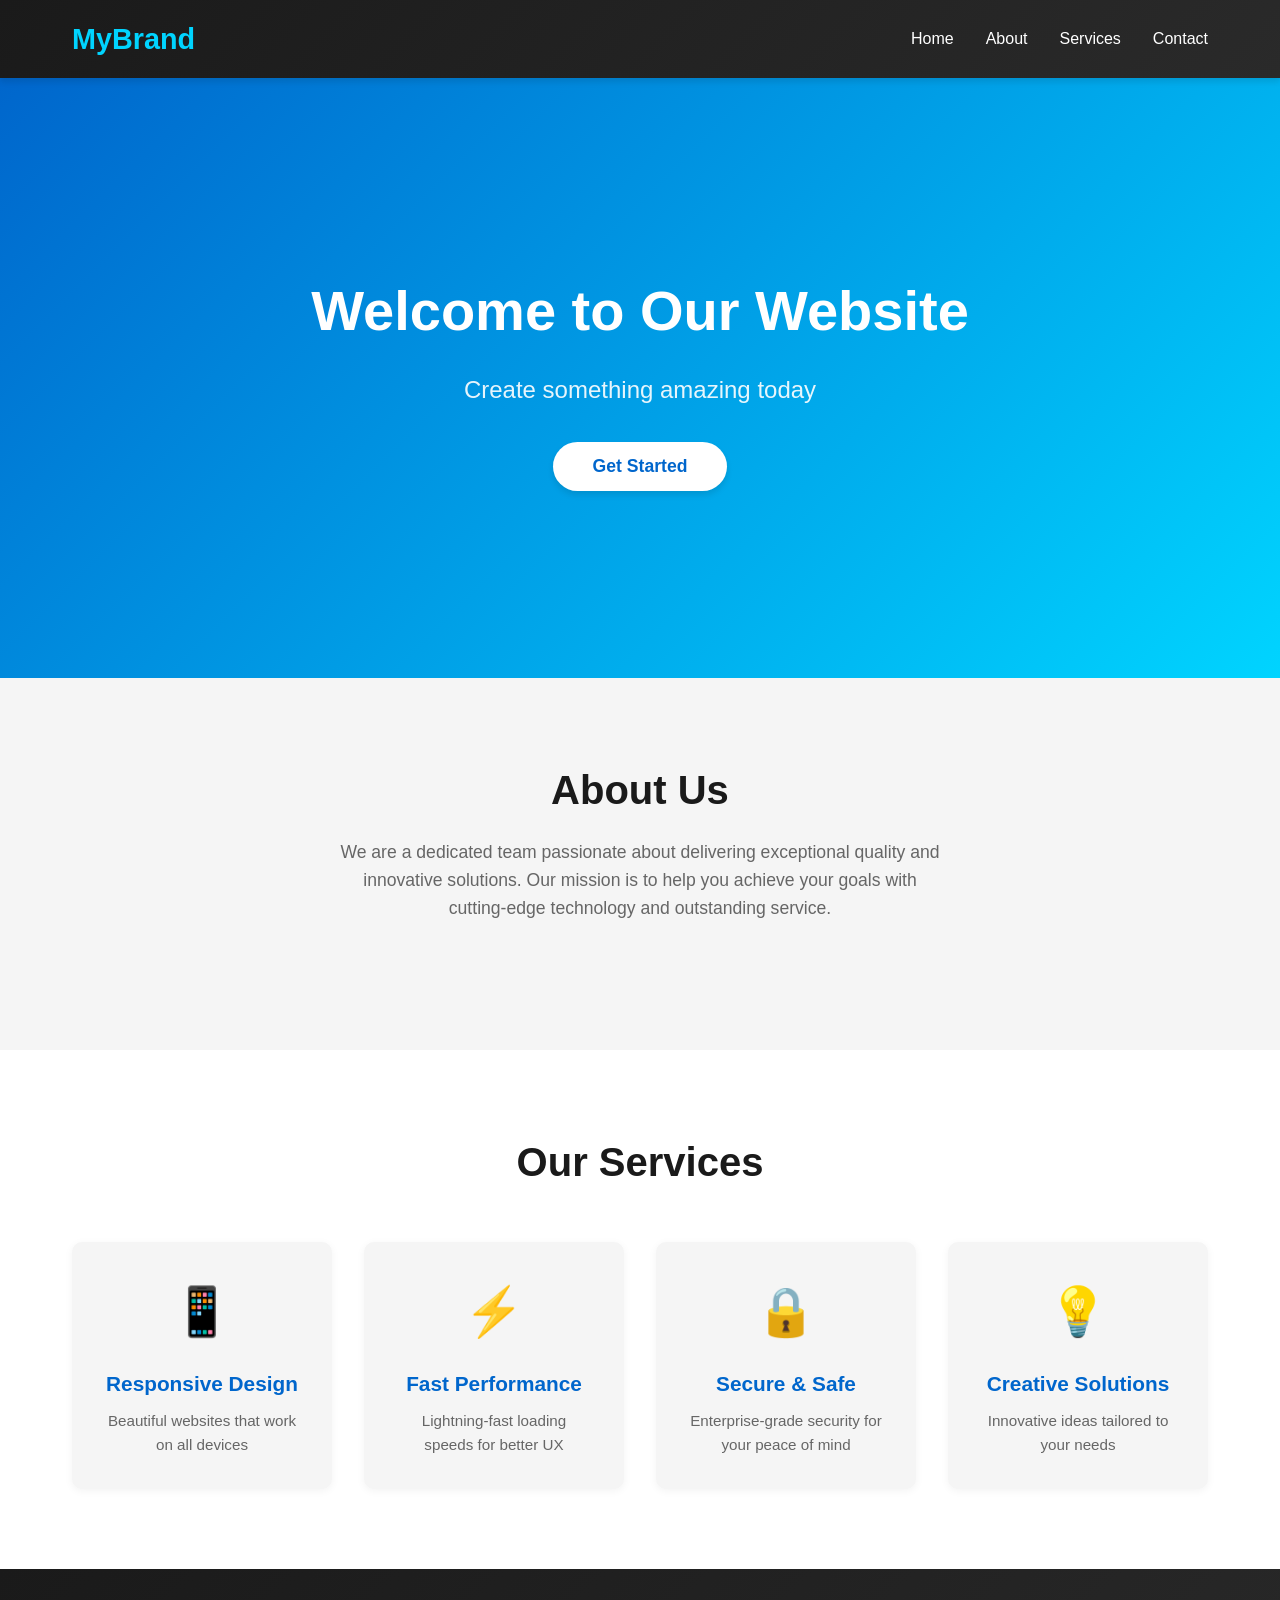
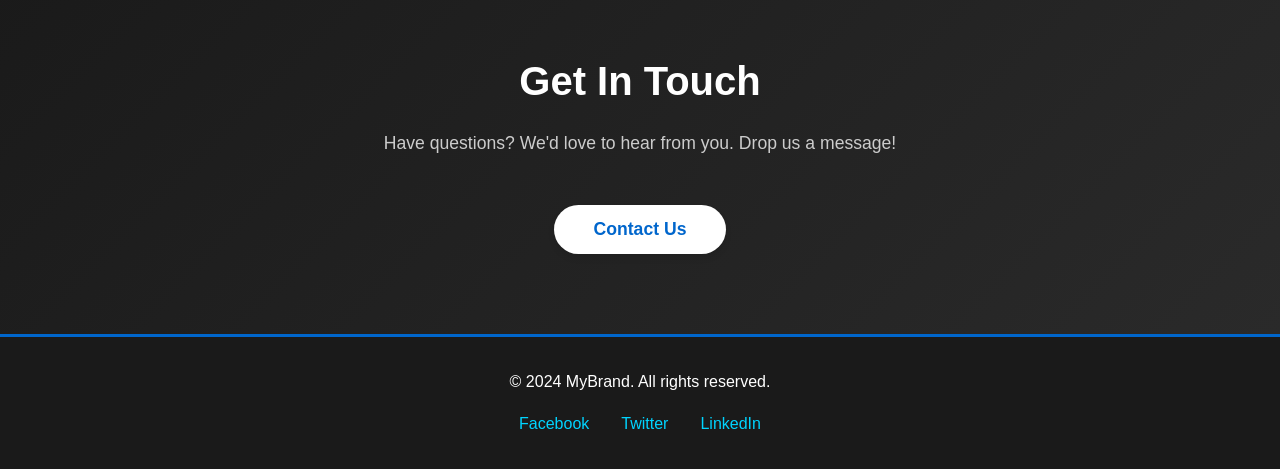
<file: index.html>
<!DOCTYPE html>
<html lang="en">
<head>
    <meta charset="UTF-8">
    <meta name="viewport" content="width=device-width, initial-scale=1.0">
    <title>Welcome - Your Brand</title>
    <link rel="stylesheet" href="style.css">
</head>
<body>
    <!-- Navigation Bar -->
    <nav class="navbar">
        <div class="nav-container">
            <div class="logo">MyBrand</div>
            <ul class="nav-menu">
                <li><a href="#home" class="nav-link">Home</a></li>
                <li><a href="#about" class="nav-link">About</a></li>
                <li><a href="#services" class="nav-link">Services</a></li>
                <li><a href="#contact" class="nav-link">Contact</a></li>
            </ul>
        </div>
    </nav>

    <!-- Hero Section -->
    <section id="home" class="hero">
        <div class="hero-content">
            <h1 class="hero-title">Welcome to Our Website</h1>
            <p class="hero-subtitle">Create something amazing today</p>
            <button class="cta-button">Get Started</button>
        </div>
    </section>

    <!-- About Section -->
    <section id="about" class="about">
        <div class="container">
            <h2 class="section-title">About Us</h2>
            <p class="section-description">
                We are a dedicated team passionate about delivering exceptional quality and innovative solutions. 
                Our mission is to help you achieve your goals with cutting-edge technology and outstanding service.
            </p>
        </div>
    </section>

    <!-- Services Section -->
    <section id="services" class="services">
        <div class="container">
            <h2 class="section-title">Our Services</h2>
            <div class="services-grid">
                <div class="service-card">
                    <div class="service-icon">📱</div>
                    <h3>Responsive Design</h3>
                    <p>Beautiful websites that work on all devices</p>
                </div>
                <div class="service-card">
                    <div class="service-icon">⚡</div>
                    <h3>Fast Performance</h3>
                    <p>Lightning-fast loading speeds for better UX</p>
                </div>
                <div class="service-card">
                    <div class="service-icon">🔒</div>
                    <h3>Secure & Safe</h3>
                    <p>Enterprise-grade security for your peace of mind</p>
                </div>
                <div class="service-card">
                    <div class="service-icon">💡</div>
                    <h3>Creative Solutions</h3>
                    <p>Innovative ideas tailored to your needs</p>
                </div>
            </div>
        </div>
    </section>

    <!-- Contact Section -->
    <section id="contact" class="contact">
        <div class="container">
            <h2 class="section-title">Get In Touch</h2>
            <p class="section-description">Have questions? We'd love to hear from you. Drop us a message!</p>
            <button class="cta-button">Contact Us</button>
        </div>
    </section>

    <!-- Footer -->
    <footer class="footer">
        <div class="container">
            <p>&copy; 2024 MyBrand. All rights reserved.</p>
            <div class="social-links">
                <a href="#" class="social-link">Facebook</a>
                <a href="#" class="social-link">Twitter</a>
                <a href="#" class="social-link">LinkedIn</a>
            </div>
        </div>
    </footer>
</body>
</html>
</file>
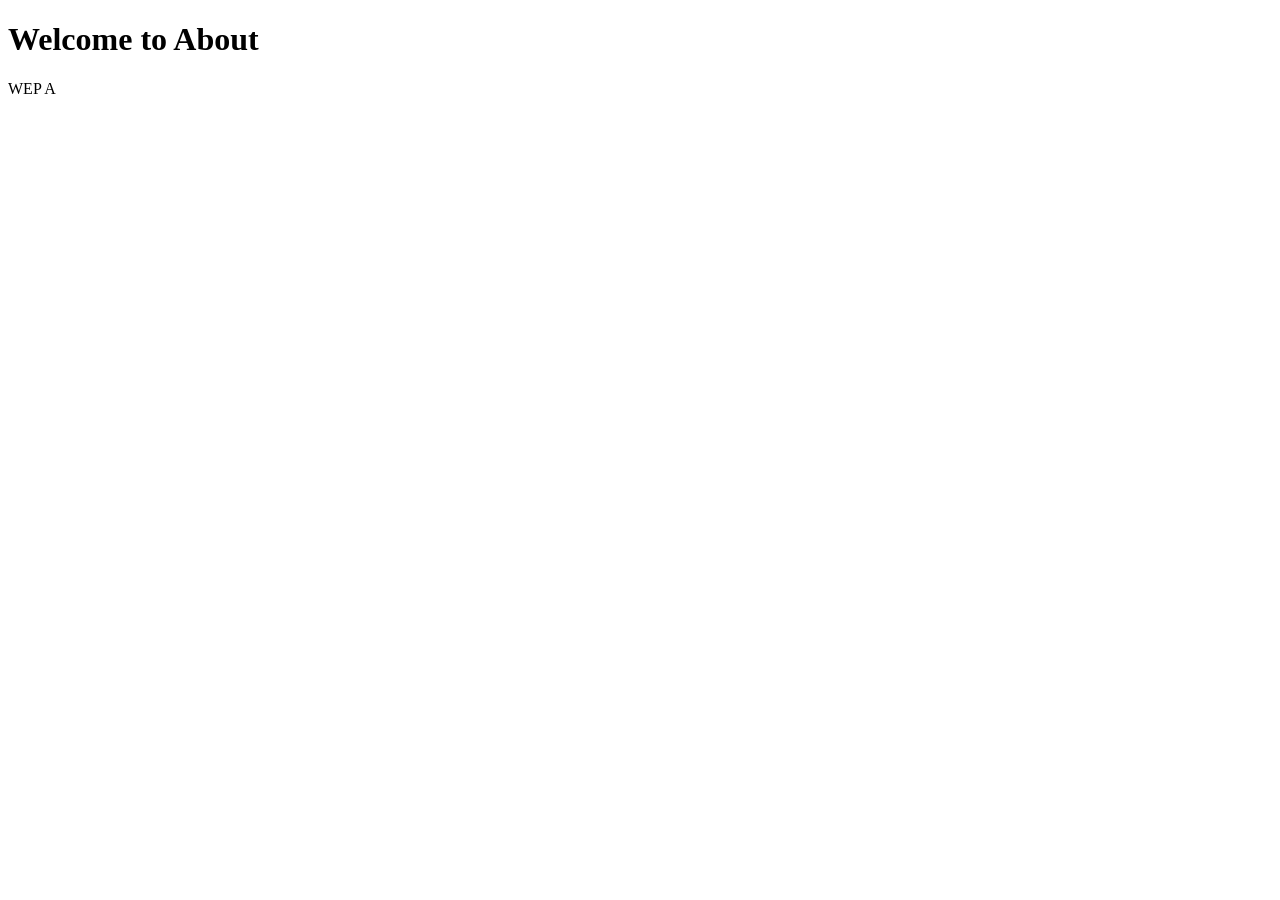
<file: about .html>
<!DOCTYPE html>
<html lang="en">
<head>
    <meta charset="UTF-8">
    <meta name="viewport" content="width=device-width, initial-scale=1.0">
    <title>Document</title>
</head>
<body>
    <h1>Welcome to About</h1>
    <p>WEP A</p>
</body>
</html>
</file>
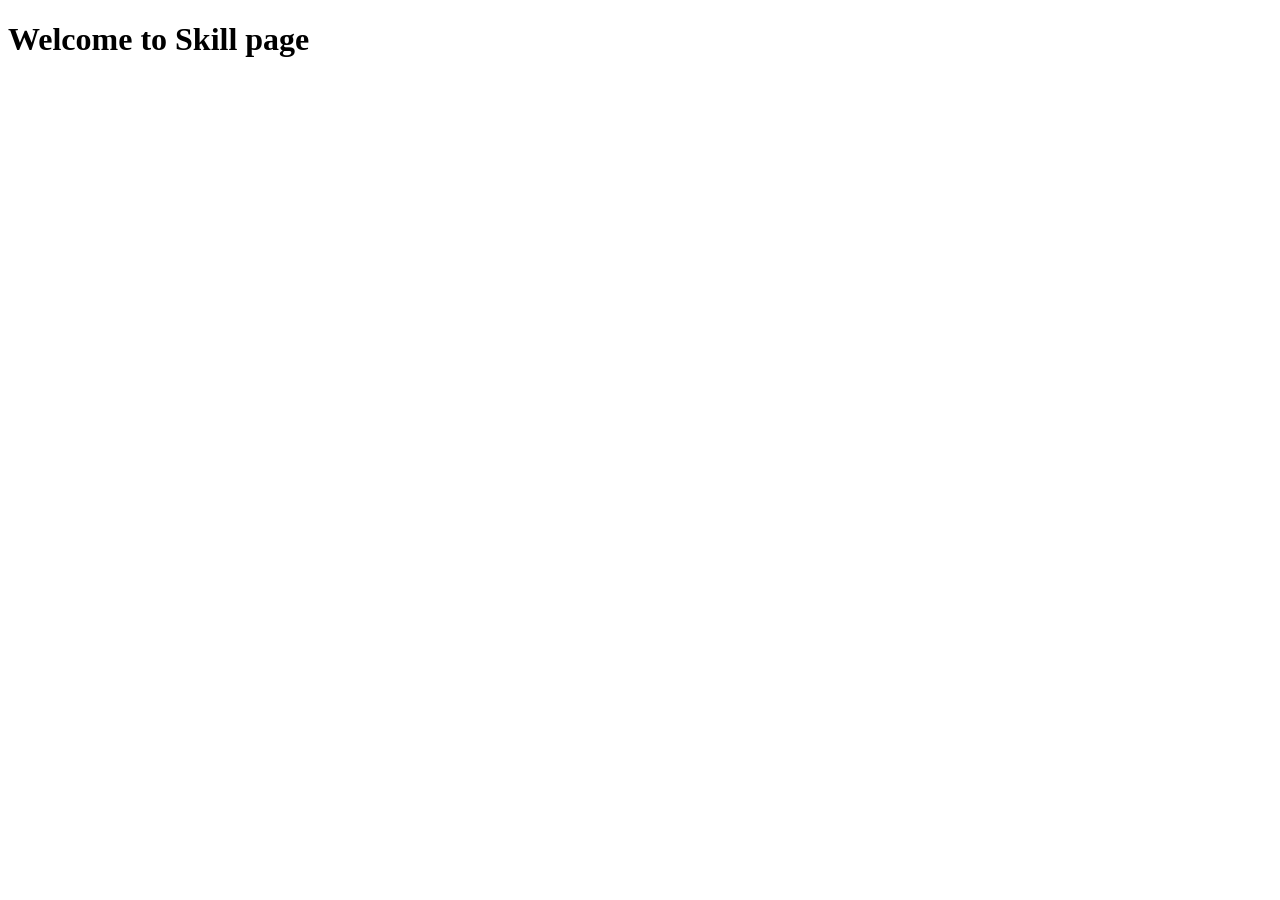
<file: Skill.html>
<!DOCTYPE html>
<html lang="en">
<head>
    <meta charset="UTF-8">
    <meta name="viewport" content="width=device-width, initial-scale=1.0">
    <title>Document</title>
</head>
<body>
    <h1>Welcome to Skill page</h1>
</body>
</html>
</file>
<file: style.css>
/* Global Styles */
* {
    margin: 0;
    padding: 0;
    box-sizing: border-box;
}

:root {
    --primary-color: #0066cc;
    --secondary-color: #00d4ff;
    --dark-color: #1a1a1a;
    --light-color: #f5f5f5;
    --text-color: #333333;
    --white: #ffffff;
    --shadow: 0 4px 6px rgba(0, 0, 0, 0.1);
}

body {
    font-family: 'Segoe UI', Tahoma, Geneva, Verdana, sans-serif;
    line-height: 1.6;
    color: var(--text-color);
    background-color: var(--white);
}

html {
    scroll-behavior: smooth;
}

/* Navigation Bar */
.navbar {
    background: linear-gradient(135deg, var(--dark-color), #2a2a2a);
    padding: 1rem 0;
    position: sticky;
    top: 0;
    z-index: 1000;
    box-shadow: var(--shadow);
}

.nav-container {
    max-width: 1200px;
    margin: 0 auto;
    padding: 0 2rem;
    display: flex;
    justify-content: space-between;
    align-items: center;
}

.logo {
    font-size: 1.8rem;
    font-weight: bold;
    color: var(--secondary-color);
}

.nav-menu {
    display: flex;
    list-style: none;
    gap: 2rem;
}

.nav-link {
    color: var(--white);
    text-decoration: none;
    font-weight: 500;
    transition: color 0.3s ease;
}

.nav-link:hover {
    color: var(--secondary-color);
}

/* Container */
.container {
    max-width: 1200px;
    margin: 0 auto;
    padding: 0 2rem;
}

/* Hero Section */
.hero {
    background: linear-gradient(135deg, var(--primary-color), var(--secondary-color));
    color: var(--white);
    padding: 120px 2rem;
    text-align: center;
    min-height: 600px;
    display: flex;
    align-items: center;
    justify-content: center;
}

.hero-content {
    max-width: 800px;
    animation: fadeInDown 1s ease;
}

.hero-title {
    font-size: 3.5rem;
    margin-bottom: 1rem;
    font-weight: bold;
}

.hero-subtitle {
    font-size: 1.5rem;
    margin-bottom: 2rem;
    opacity: 0.9;
}

/* CTA Button */
.cta-button {
    background-color: var(--white);
    color: var(--primary-color);
    border: none;
    padding: 14px 40px;
    font-size: 1.1rem;
    font-weight: 600;
    border-radius: 50px;
    cursor: pointer;
    transition: transform 0.3s ease, box-shadow 0.3s ease;
    box-shadow: var(--shadow);
}

.cta-button:hover {
    transform: translateY(-3px);
    box-shadow: 0 6px 12px rgba(0, 0, 0, 0.2);
}

/* About Section */
.about {
    padding: 80px 2rem;
    background-color: var(--light-color);
    text-align: center;
}

/* Services Section */
.services {
    padding: 80px 2rem;
    background-color: var(--white);
}

.section-title {
    font-size: 2.5rem;
    margin-bottom: 1rem;
    color: var(--dark-color);
    text-align: center;
}

.section-description {
    font-size: 1.1rem;
    color: #666;
    text-align: center;
    margin-bottom: 3rem;
    max-width: 600px;
    margin-left: auto;
    margin-right: auto;
}

/* Services Grid */
.services-grid {
    display: grid;
    grid-template-columns: repeat(auto-fit, minmax(250px, 1fr));
    gap: 2rem;
    margin-top: 3rem;
}

.service-card {
    background: var(--light-color);
    padding: 2rem;
    border-radius: 10px;
    text-align: center;
    transition: transform 0.3s ease, box-shadow 0.3s ease;
    box-shadow: 0 2px 8px rgba(0, 0, 0, 0.05);
}

.service-card:hover {
    transform: translateY(-10px);
    box-shadow: var(--shadow);
}

.service-icon {
    font-size: 3rem;
    margin-bottom: 1rem;
}

.service-card h3 {
    font-size: 1.3rem;
    margin-bottom: 0.5rem;
    color: var(--primary-color);
}

.service-card p {
    color: #666;
    font-size: 0.95rem;
}

/* Contact Section */
.contact {
    padding: 80px 2rem;
    background: linear-gradient(135deg, var(--dark-color), #2a2a2a);
    color: var(--white);
    text-align: center;
}

.contact .section-title {
    color: var(--white);
}

.contact .section-description {
    color: #ccc;
}

/* Footer */
.footer {
    background-color: var(--dark-color);
    color: var(--white);
    text-align: center;
    padding: 2rem;
    border-top: 3px solid var(--primary-color);
}

.social-links {
    margin-top: 1rem;
    display: flex;
    justify-content: center;
    gap: 2rem;
}

.social-link {
    color: var(--secondary-color);
    text-decoration: none;
    transition: color 0.3s ease;
}

.social-link:hover {
    color: var(--white);
}

/* Animations */
@keyframes fadeInDown {
    from {
        opacity: 0;
        transform: translateY(-30px);
    }
    to {
        opacity: 1;
        transform: translateY(0);
    }
}

/* Responsive Design */
@media (max-width: 768px) {
    .nav-menu {
        gap: 1rem;
    }

    .hero-title {
        font-size: 2rem;
    }

    .hero-subtitle {
        font-size: 1.1rem;
    }

    .section-title {
        font-size: 1.8rem;
    }

    .services-grid {
        grid-template-columns: 1fr;
    }

    .social-links {
        flex-direction: column;
        gap: 0.5rem;
    }
}

@media (max-width: 480px) {
    .nav-container {
        flex-direction: column;
        gap: 1rem;
    }

    .nav-menu {
        flex-direction: column;
        gap: 0.5rem;
    }

    .hero {
        padding: 60px 1rem;
        min-height: 400px;
    }

    .hero-title {
        font-size: 1.5rem;
    }

    .about, .services, .contact {
        padding: 40px 1rem;
    }
}
</file>
